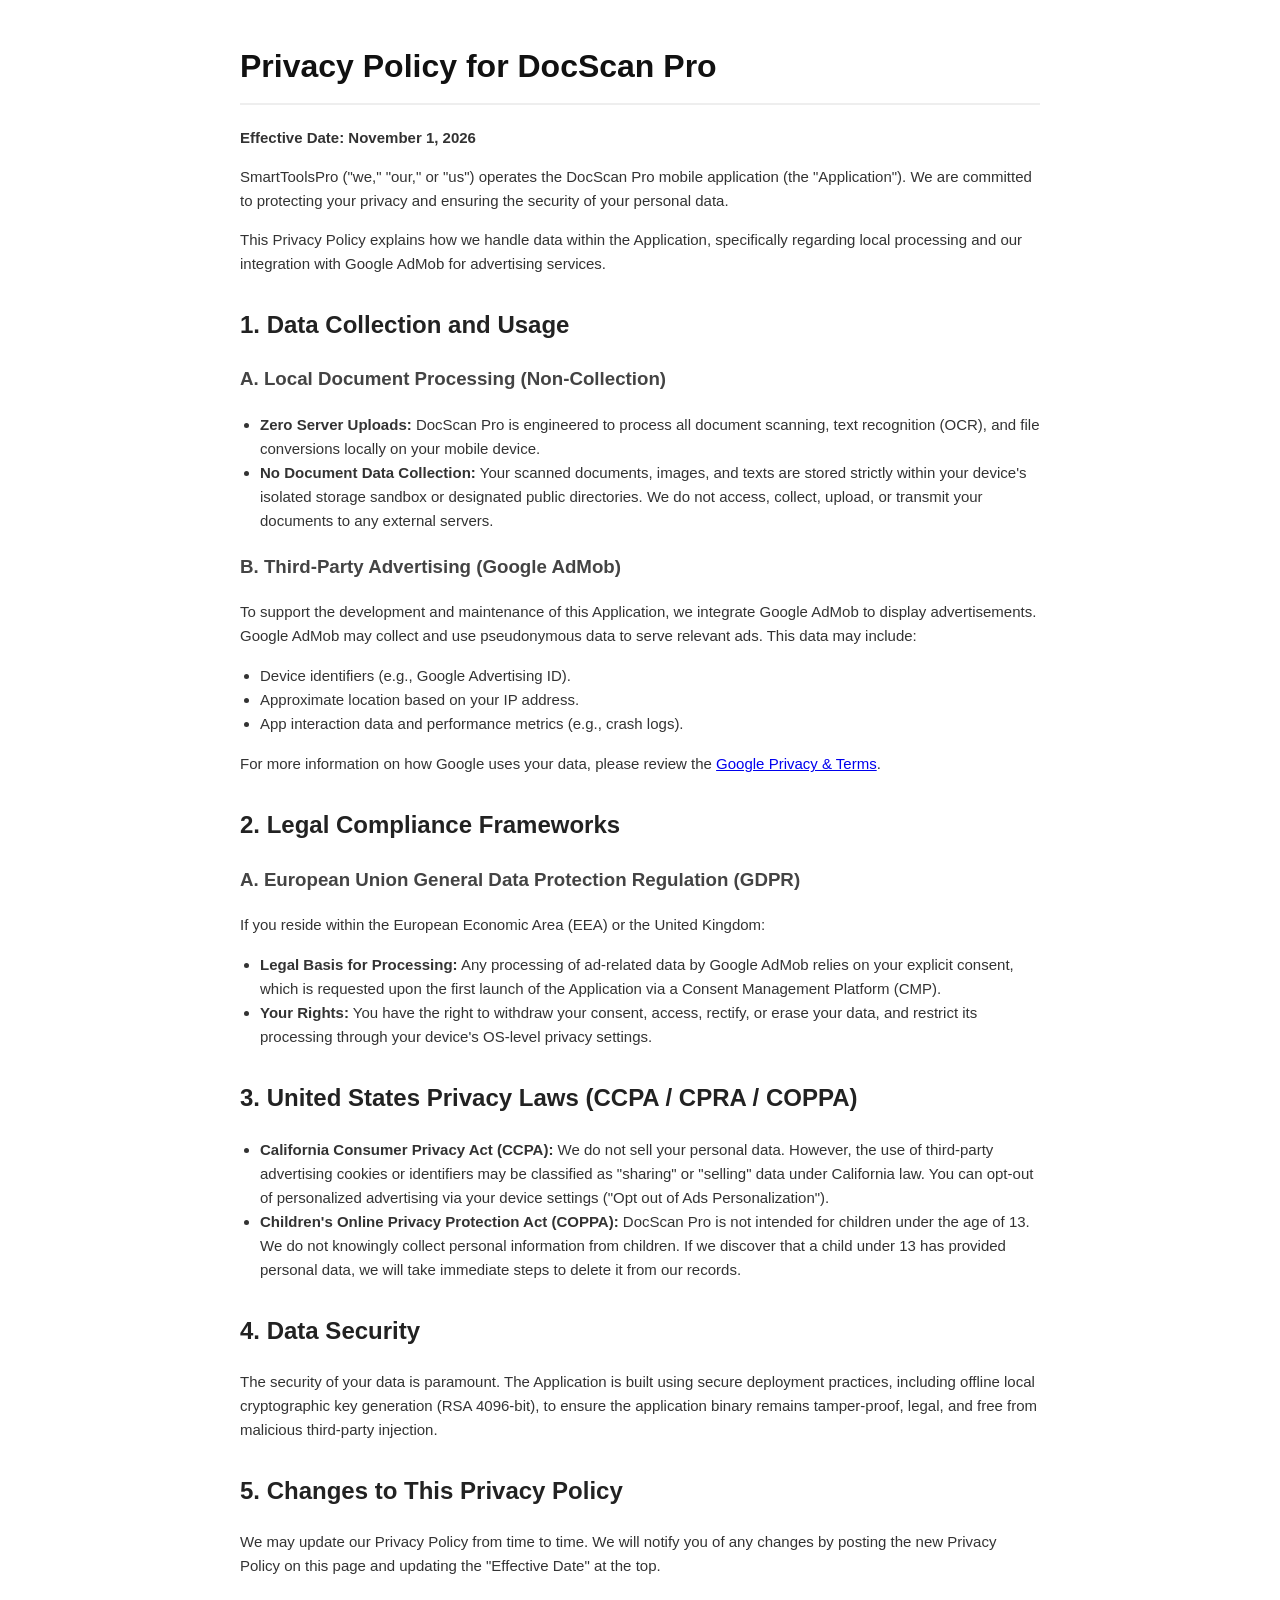
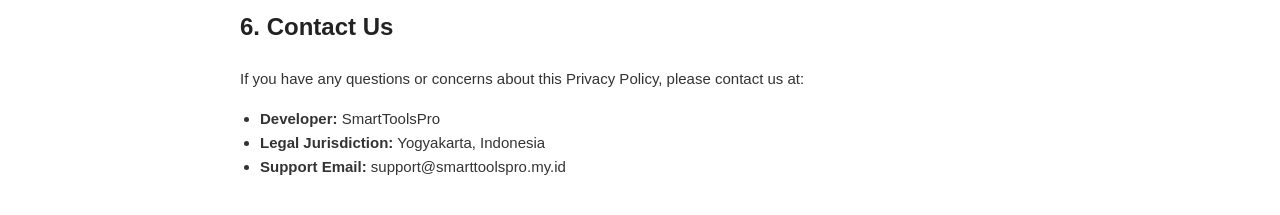
<file: docs/index.html>
<!DOCTYPE html>
<html lang="en">
<head>
    <meta charset="UTF-8">
    <meta name="viewport" content="width=device-width, initial-scale=1.0">
    <title>Privacy Policy - DocScan Pro</title>
    <style>
        body { font-family: -apple-system, BlinkMacSystemFont, "Segoe UI", Roboto, Helvetica, Arial, sans-serif; line-height: 1.6; color: #333; max-width: 800px; margin: 0 auto; padding: 20px; }
        h1 { color: #111; border-bottom: 2px solid #eee; padding-bottom: 10px; }
        h2 { color: #222; margin-top: 30px; }
        h3 { color: #444; }
        p, li { font-size: 15px; }
        ul { padding-left: 20px; }
    </style>
</head>
<body>

    <h1>Privacy Policy for DocScan Pro</h1>
    <p><strong>Effective Date: November 1, 2026</strong></p>

    <p>SmartToolsPro ("we," "our," or "us") operates the DocScan Pro mobile application (the "Application"). We are committed to protecting your privacy and ensuring the security of your personal data.</p>
    
    <p>This Privacy Policy explains how we handle data within the Application, specifically regarding local processing and our integration with Google AdMob for advertising services.</p>

    <h2>1. Data Collection and Usage</h2>
    
    <h3>A. Local Document Processing (Non-Collection)</h3>
    <ul>
        <li><strong>Zero Server Uploads:</strong> DocScan Pro is engineered to process all document scanning, text recognition (OCR), and file conversions locally on your mobile device.</li>
        <li><strong>No Document Data Collection:</strong> Your scanned documents, images, and texts are stored strictly within your device's isolated storage sandbox or designated public directories. We do not access, collect, upload, or transmit your documents to any external servers.</li>
    </ul>

    <h3>B. Third-Party Advertising (Google AdMob)</h3>
    <p>To support the development and maintenance of this Application, we integrate Google AdMob to display advertisements. Google AdMob may collect and use pseudonymous data to serve relevant ads. This data may include:</p>
    <ul>
        <li>Device identifiers (e.g., Google Advertising ID).</li>
        <li>Approximate location based on your IP address.</li>
        <li>App interaction data and performance metrics (e.g., crash logs).</li>
    </ul>
    <p>For more information on how Google uses your data, please review the <a href="https://google.com" target="_blank">Google Privacy & Terms</a>.</p>

    <h2>2. Legal Compliance Frameworks</h2>
    
    <h3>A. European Union General Data Protection Regulation (GDPR)</h3>
    <p>If you reside within the European Economic Area (EEA) or the United Kingdom:</p>
    <ul>
        <li><strong>Legal Basis for Processing:</strong> Any processing of ad-related data by Google AdMob relies on your explicit consent, which is requested upon the first launch of the Application via a Consent Management Platform (CMP).</li>
        <li><strong>Your Rights:</strong> You have the right to withdraw your consent, access, rectify, or erase your data, and restrict its processing through your device's OS-level privacy settings.</li>
    </ul>

    <h2>3. United States Privacy Laws (CCPA / CPRA / COPPA)</h2>
    <ul>
        <li><strong>California Consumer Privacy Act (CCPA):</strong> We do not sell your personal data. However, the use of third-party advertising cookies or identifiers may be classified as "sharing" or "selling" data under California law. You can opt-out of personalized advertising via your device settings ("Opt out of Ads Personalization").</li>
        <li><strong>Children's Online Privacy Protection Act (COPPA):</strong> DocScan Pro is not intended for children under the age of 13. We do not knowingly collect personal information from children. If we discover that a child under 13 has provided personal data, we will take immediate steps to delete it from our records.</li>
    </ul>

    <h2>4. Data Security</h2>
    <p>The security of your data is paramount. The Application is built using secure deployment practices, including offline local cryptographic key generation (RSA 4096-bit), to ensure the application binary remains tamper-proof, legal, and free from malicious third-party injection.</p>

    <h2>5. Changes to This Privacy Policy</h2>
    <p>We may update our Privacy Policy from time to time. We will notify you of any changes by posting the new Privacy Policy on this page and updating the "Effective Date" at the top.</p>

    <h2>6. Contact Us</h2>
    <p>If you have any questions or concerns about this Privacy Policy, please contact us at:</p>
    <ul>
        <li><strong>Developer:</strong> SmartToolsPro</li>
        <li><strong>Legal Jurisdiction:</strong> Yogyakarta, Indonesia</li>
        <li><strong>Support Email:</strong> support@smarttoolspro.my.id</li>
    </ul>

</body>
</html>
</file>
